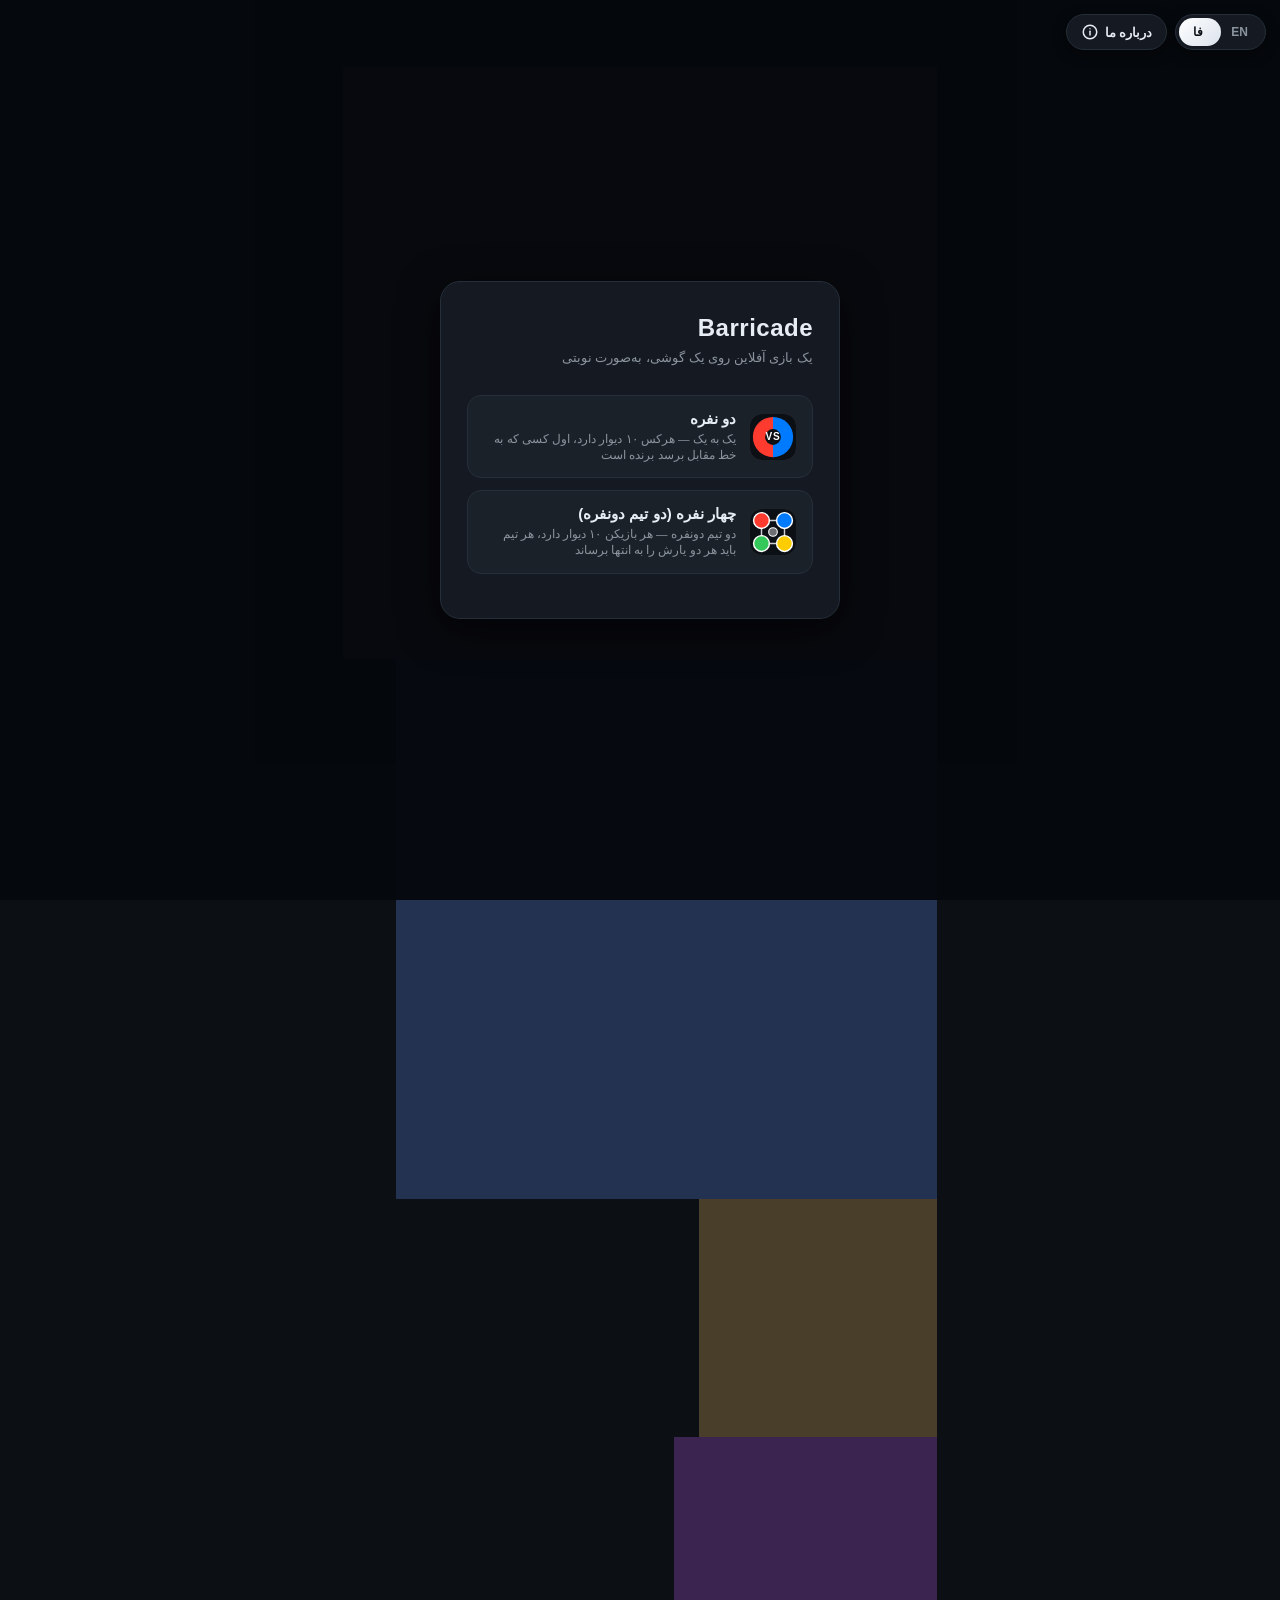
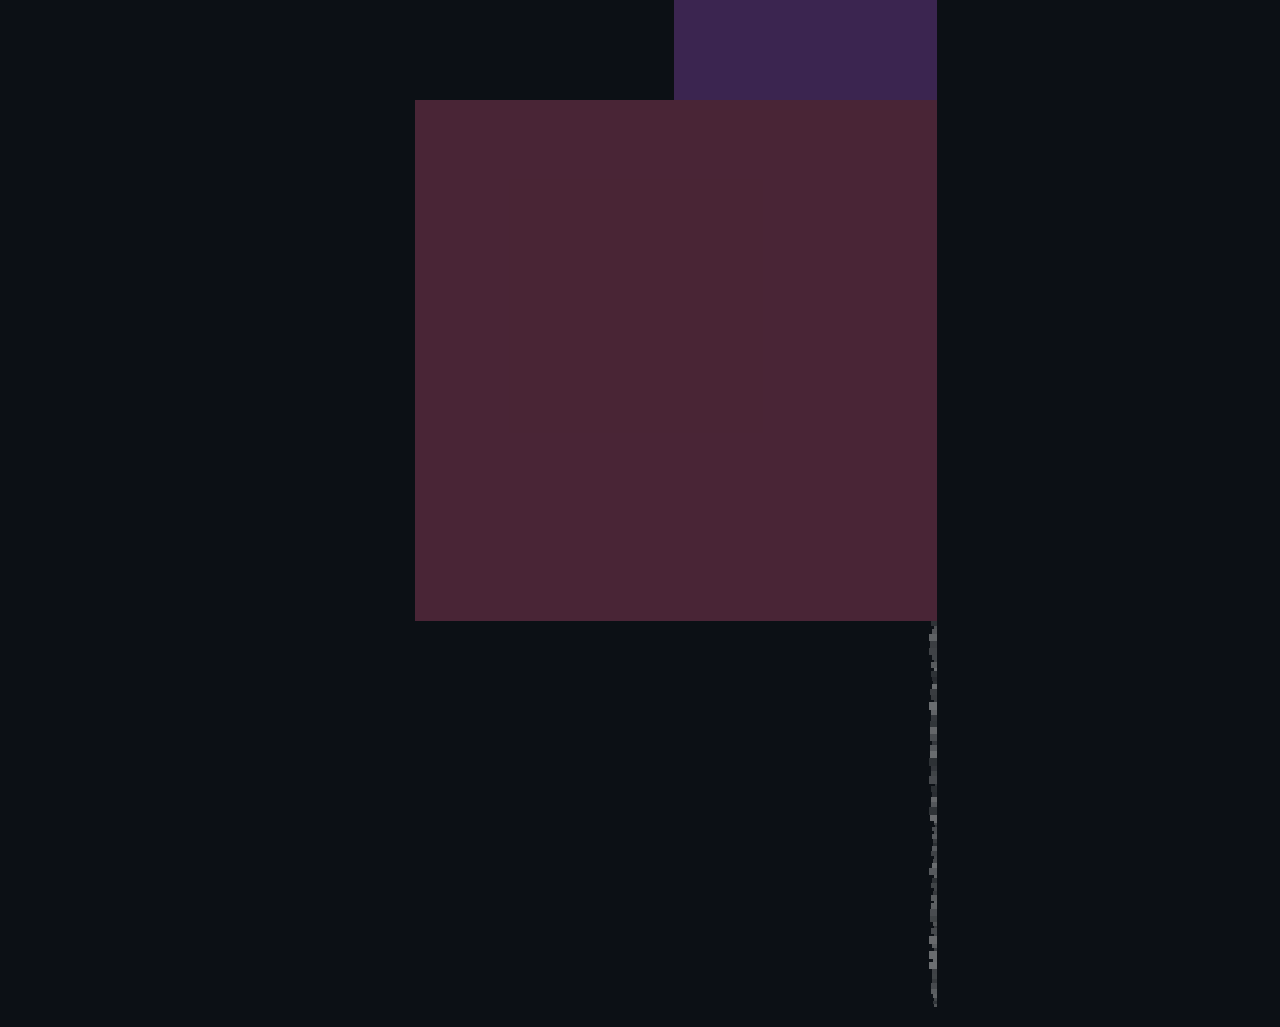
<file: index.html>
<!DOCTYPE html><html lang="en" dir="ltr"><head><meta charset="UTF-8"><meta name="viewport" content="width=device-width,initial-scale=1"><title id="page-title">Barricade - Dark Mode</title><link rel="stylesheet" href="style.css"></head><body><div id="top-controls"><button class="top-ctrl-btn" id="btn-about"><svg class="icon-svg" viewBox="0 0 24 24" fill="none" stroke="currentColor" stroke-width="2" stroke-linecap="round" stroke-linejoin="round"><circle cx="12" cy="12" r="9"/><line x1="12" y1="11" x2="12" y2="16"/><circle cx="12" cy="7.6" r="0.9" fill="currentColor" stroke="none"/></svg><span id="about-btn-label">About</span></button><div class="lang-switch" id="lang-switch"><button type="button" class="lang-opt" id="lang-opt-fa" data-lang="fa">فا</button><button type="button" class="lang-opt" id="lang-opt-en" data-lang="en">EN</button><span class="lang-slider" id="lang-slider"></span></div></div><div id="about-overlay"><div class="about-card"><h2 id="about-title">About Us</h2><p id="about-text">Barricade is an offline, pass-and-play strategy board game inspired by classic wall-blocking puzzle games.</p><div class="creator-box"><div class="label" id="about-creator-label">Created by</div><div class="creator-name" id="about-creator-name">Mohammad hossein shamsi</div></div><button class="about-close-btn" id="btn-about-close">Close</button></div></div><div id="toast-container"></div><div id="start-overlay"><div class="start-card" id="mode-select-view"><h1>Barricade</h1><p class="subtitle" id="start-subtitle">Offline pass-and-play — choose a mode</p>
            
            <!-- === دکمه دو نفره (تغییر شده) === -->
            <button class="mode-btn" id="btn-start-2p">
                <div class="mode-icon icon-2p">
                    <svg class="icon-svg-mode" viewBox="0 0 64 64">
                        <path d="M32 4 A28 28 0 0 0 4 32 A28 28 0 0 0 32 60 Z" fill="#ff3b30" />
                        <path d="M32 4 A28 28 0 0 1 60 32 A28 28 0 0 1 32 60 Z" fill="#007aff" />
                        <circle cx="32" cy="32" r="11" fill="#0c1015" />
                        <text x="32" y="36" font-family="Arial, sans-serif" font-weight="900" font-size="14" fill="#fff" text-anchor="middle" letter-spacing="1">VS</text>
                    </svg>
                </div>
                <div class="mode-text">
                    <div class="t" id="mode-2p-title">2 Player</div>
                    <div class="d" id="mode-2p-desc">1v1 — each player has 10 walls, first to reach the opposite side wins</div>
                </div>
            </button>

            <!-- === دکمه چهار نفره (تغییر شده) === -->
            <button class="mode-btn" id="btn-start-4p">
                <div class="mode-icon icon-4p">
                    <svg class="icon-svg-mode" viewBox="0 0 64 64">
                        <!-- چهار بازیکن در چهار گوشه -->
                        <circle cx="16" cy="16" r="11" fill="#ff3b30" stroke="#fff" stroke-width="2" />
                        <circle cx="48" cy="16" r="11" fill="#007aff" stroke="#fff" stroke-width="2" />
                        <circle cx="16" cy="48" r="11" fill="#34c759" stroke="#fff" stroke-width="2" />
                        <circle cx="48" cy="48" r="11" fill="#ffcc00" stroke="#fff" stroke-width="2" />
                        <!-- خطوط اتصال -->
                        <line x1="27" y1="16" x2="37" y2="16" stroke="#ffffff" stroke-width="2" stroke-linecap="round" opacity="0.8"/>
                        <line x1="27" y1="48" x2="37" y2="48" stroke="#ffffff" stroke-width="2" stroke-linecap="round" opacity="0.8"/>
                        <line x1="16" y1="27" x2="16" y2="37" stroke="#ffffff" stroke-width="2" stroke-linecap="round" opacity="0.8"/>
                        <line x1="48" y1="27" x2="48" y2="37" stroke="#ffffff" stroke-width="2" stroke-linecap="round" opacity="0.8"/>
                        <!-- دایره مرکزی -->
                        <circle cx="32" cy="32" r="6" fill="rgba(255,255,255,0.4)" stroke="#fff" stroke-width="1.5"/>
                    </svg>
                </div>
                <div class="mode-text">
                    <div class="t" id="mode-4p-title">4 Player (2v2 Teams)</div>
                    <div class="d" id="mode-4p-desc">Two teams of two — each player has 10 walls, get both teammates to the finish</div>
                </div>
            </button>

        </div><div class="start-card" id="name-entry-view" style="display:none"><h1 id="name-entry-title">Enter Player Names</h1><div id="name-fields-2p" style="display:none"><div class="player-setup-card"><div class="name-input-row"><span class="avatar-preview shape-circle" id="avatar-preview-p1" style="background:#ff3b30"></span><input type="text" id="input-name-p1" maxlength="18" placeholder="Player 1 (Red)"></div><div class="customize-row"><div class="swatch-group" id="swatches-p1"></div><div class="shape-group" id="shapes-p1"></div></div></div><div class="player-setup-card"><div class="name-input-row"><span class="avatar-preview shape-circle" id="avatar-preview-p2" style="background:#007aff"></span><input type="text" id="input-name-p2" maxlength="18" placeholder="Player 2 (Blue)"></div><div class="customize-row"><div class="swatch-group" id="swatches-p2"></div><div class="shape-group" id="shapes-p2"></div></div></div></div><div id="name-fields-4p" style="display:none"><div class="player-setup-card"><div class="name-input-row"><span class="avatar-preview shape-circle" id="avatar-preview-red" style="background:#ff3b30"></span><input type="text" id="input-name-red" maxlength="18" placeholder="Red"></div><div class="customize-row"><div class="swatch-group" id="swatches-red"></div><div class="shape-group" id="shapes-red"></div></div></div><div class="player-setup-card"><div class="name-input-row"><span class="avatar-preview shape-circle" id="avatar-preview-blue" style="background:#007aff"></span><input type="text" id="input-name-blue" maxlength="18" placeholder="Blue"></div><div class="customize-row"><div class="swatch-group" id="swatches-blue"></div><div class="shape-group" id="shapes-blue"></div></div></div><div class="player-setup-card"><div class="name-input-row"><span class="avatar-preview shape-circle" id="avatar-preview-green" style="background:#34c759"></span><input type="text" id="input-name-green" maxlength="18" placeholder="Green"></div><div class="customize-row"><div class="swatch-group" id="swatches-green"></div><div class="shape-group" id="shapes-green"></div></div></div><div class="player-setup-card"><div class="name-input-row"><span class="avatar-preview shape-circle" id="avatar-preview-yellow" style="background:#ffcc00"></span><input type="text" id="input-name-yellow" maxlength="18" placeholder="Yellow"></div><div class="customize-row"><div class="swatch-group" id="swatches-yellow"></div><div class="shape-group" id="shapes-yellow"></div></div></div></div><div class="name-entry-actions"><button id="btn-name-back">Back</button><button id="btn-name-confirm">Start Game</button></div></div></div><div id="game-over-overlay"><div class="go-card"><div class="go-trophy"><svg viewBox="0 0 24 24" fill="none" stroke="currentColor" stroke-width="2" stroke-linecap="round" stroke-linejoin="round"><path d="M8 4h8v4a4 4 0 0 1-8 0V4z"/><path d="M8 5H5a3 3 0 0 0 3 3"/><path d="M16 5h3a3 3 0 0 1-3 3"/><line x1="12" y1="12" x2="12" y2="16"/><path d="M9 20h6"/><path d="M10 16h4l1 4H9l1-4z"/></svg></div><div class="go-label" id="go-winner-label">WINNER</div><div class="go-winner-name" id="go-winner-name">—</div><div class="go-vs-row"><div class="go-side go-winner-side"><div class="go-tag" id="go-tag-winner">Winner</div><div class="go-name" id="go-name-winner">—</div></div><div class="go-divider-x">/</div><div class="go-side go-loser-side"><div class="go-tag" id="go-tag-loser">Loser</div><div class="go-name" id="go-name-loser">—</div></div></div><div class="go-actions"><button id="btn-go-repeat" class="go-btn go-primary"><svg class="icon-svg" viewBox="0 0 24 24" fill="none" stroke="currentColor" stroke-width="2" stroke-linecap="round" stroke-linejoin="round"><path d="M4 12a8 8 0 0 1 14-5.3M20 3v5h-5"/><path d="M20 12a8 8 0 0 1-14 5.3M4 21v-5h5"/></svg><span id="lbl-go-repeat">Play Again</span></button><button id="btn-go-home" class="go-btn go-secondary"><svg class="icon-svg" viewBox="0 0 24 24" fill="none" stroke="currentColor" stroke-width="2" stroke-linecap="round" stroke-linejoin="round"><path d="M3 11l9-8 9 8"/><path d="M5 10v10h14V10"/><path d="M9 20v-6h6v6"/></svg><span id="lbl-go-home">Back to Home</span></button></div></div></div><div id="app"><div class="topbar" id="topbar"></div><div class="main-area"><div class="board-wrapper" id="board-wrapper"><canvas id="boardCanvas" width="473" height="473"></canvas><div class="wall-confirm-popup" id="wall-confirm-popup"><button class="wall-confirm-btn" id="wall-confirm-yes"><svg class="icon-svg" viewBox="0 0 24 24" fill="none" stroke="currentColor" stroke-width="3" stroke-linecap="round" stroke-linejoin="round"><polyline points="4 12 10 18 20 6"/></svg><span id="lbl-place-wall">Place Wall</span></button><button class="wall-cancel-btn" id="wall-confirm-no"><svg class="icon-svg" viewBox="0 0 24 24" fill="none" stroke="currentColor" stroke-width="3" stroke-linecap="round" stroke-linejoin="round"><line x1="5" y1="5" x2="19" y2="19"/><line x1="19" y1="5" x2="5" y2="19"/></svg></button></div></div><div class="controls"><button id="btn-move" class="control-btn active"><span class="icon-box"><svg class="icon-svg" viewBox="0 0 24 24"><circle cx="12" cy="12" r="7" fill="currentColor"/></svg></span><span id="lbl-move">Move</span></button><button id="btn-hwall" class="control-btn"><span class="icon-box"><svg class="icon-svg" viewBox="0 0 24 24" stroke="currentColor" stroke-width="3" stroke-linecap="round"><line x1="4" y1="12" x2="20" y2="12"/></svg></span><span id="lbl-hwall">Horizontal</span></button><button id="btn-vwall" class="control-btn"><span class="icon-box"><svg class="icon-svg" viewBox="0 0 24 24" stroke="currentColor" stroke-width="3" stroke-linecap="round"><line x1="12" y1="4" x2="12" y2="20"/></svg></span><span id="lbl-vwall">Vertical</span></button><button id="btn-undo" class="control-btn neutral"><span class="icon-box"><svg class="icon-svg" viewBox="0 0 24 24" fill="none" stroke="currentColor" stroke-width="2" stroke-linecap="round" stroke-linejoin="round"><path d="M9 14L4 9l5-5"/><path d="M4 9h11a5 5 0 0 1 0 10h-1"/></svg></span><span id="lbl-undo">Undo</span></button><button id="btn-repeat" class="control-btn neutral"><span class="icon-box"><svg class="icon-svg" viewBox="0 0 24 24" fill="none" stroke="currentColor" stroke-width="2" stroke-linecap="round" stroke-linejoin="round"><path d="M4 12a8 8 0 0 1 14-5.3M20 3v5h-5"/><path d="M20 12a8 8 0 0 1-14 5.3M4 21v-5h5"/></svg></span><span id="lbl-repeat">Repeat</span></button><button id="btn-resign" class="control-btn danger"><span class="icon-box"><svg class="icon-svg" viewBox="0 0 24 24" fill="none" stroke="currentColor" stroke-width="2" stroke-linecap="round" stroke-linejoin="round"><line x1="5" y1="21" x2="5" y2="3"/><path d="M5 4h13l-3 4 3 4H5"/></svg></span><span id="lbl-resign">Resign</span></button><button id="btn-home" class="control-btn neutral"><span class="icon-box"><svg class="icon-svg" viewBox="0 0 24 24" fill="none" stroke="currentColor" stroke-width="2" stroke-linecap="round" stroke-linejoin="round"><path d="M3 11l9-8 9 8"/><path d="M5 10v10h14V10"/><path d="M9 20v-6h6v6"/></svg></span><span id="lbl-home">Back to Home</span></button></div><div class="sidebar"><div class="side-box"><h3 id="lbl-move-history">MOVE HISTORY</h3><div id="history-list" class="history-list"><div style="color:#4a5568;font-size:12px;text-align:center;padding:20px 0" id="lbl-start-game">Start a game</div></div><div class="history-pagination"><span style="font-size:25px;padding-bottom:5px">‹</span><span>1 / 1</span><span style="font-size:25px;padding-bottom:5px">›</span></div></div><div class="side-box"><h3 id="lbl-game-info">GAME INFO</h3><div class="info-row"><span class="label" id="lbl-mode">Mode</span><span id="info-mode">—</span></div><div class="info-row"><span class="label" id="lbl-walls-left">Walls Left</span><span id="info-walls">—</span></div><div class="info-row"><span class="label" id="lbl-status">Status</span><span id="status-text">—</span></div></div></div></div><div class="bottom-info"><div class="info-block"><h4 id="lbl-objective">OBJECTIVE</h4><p id="info-objective">Reach the opposite side before the others.</p></div><div class="info-block"><h4 id="lbl-walls">WALLS</h4><p id="info-walls-text">• Tap a spot to select a wall, then confirm.<br>• 10 walls per player.</p></div><div class="info-block"><h4 id="lbl-rules">RULES</h4><p id="info-rules-text">• A wall can never fully block a path.<br>• Walls can't overlap or cross like a "+".</p></div></div></div><script src="script.js"></script></body></html>
</file>
<file: style.css>
:root{--bg-color:#0c1015;--card-bg:#151a22;--border-color:#252e39;--text-main:#e6edf3;--text-muted:#8b949e;--red-color:#ff3b30;--blue-color:#007aff;--green-color:#34c759;--yellow-color:#ffcc00;--wall-color:#acb8c8;--board-bg:#1b2129;--grid-color:#282f3a}*{box-sizing:border-box}body{background-color:var(--bg-color);color:var(--text-main);font-family:-apple-system,BlinkMacSystemFont,"Segoe UI",Roboto,Helvetica,Arial,sans-serif;display:flex;justify-content:center;margin:0;padding:66px 20px 20px;min-height:100vh;user-select:none}#app{width:100%;max-width:1100px;display:none;flex-direction:column;gap:16px}#app.visible{display:flex}#start-overlay{position:fixed;inset:0;background:rgb(5 8 12 / .94);display:flex;align-items:center;justify-content:center;z-index:200;padding:20px}.start-card{background:var(--card-bg);border:1px solid var(--border-color);border-radius:20px;padding:32px 26px;max-width:400px;width:100%;text-align:center;box-shadow:0 10px 40px rgb(0 0 0 / .6);animation:startPop 0.35s ease}@keyframes startPop{from{opacity:0;transform:translateY(10px) scale(.97)}to{opacity:1;transform:translateY(0) scale(1)}}.start-card h1{margin:0 0 6px;font-size:24px;letter-spacing:.5px}.start-card .subtitle{color:var(--text-muted);font-size:13px;margin:0 0 26px;line-height:1.6}.mode-btn{width:100%;display:flex;align-items:center;gap:14px;background:#1b2129;border:1px solid var(--border-color);border-radius:14px;padding:14px 16px;margin-bottom:12px;cursor:pointer;transition:all 0.25s ease;color:var(--text-main);text-align:left;font-family:inherit}.mode-btn:hover{border-color:#4a5a6b;background:#20272f;transform:translateY(-2px)}.mode-btn:active{transform:translateY(0) scale(.98)}.mode-btn .mode-icon{font-size:22px;width:46px;height:46px;border-radius:12px;display:flex;align-items:center;justify-content:center;background:#0c1015;flex-shrink:0;overflow:hidden}.mode-btn .mode-text .t{font-weight:700;font-size:15px}.mode-btn .mode-text .d{font-size:11.5px;color:var(--text-muted);margin-top:3px;line-height:1.4}

/* --- استایل جدید برای آیکون‌های SVG --- */
.mode-icon .icon-svg-mode {
    width: 100%;
    height: 100%;
    display: block;
    border-radius: 12px;
    background: #0c1015; /* پس‌زمینه یکپارچه برای هماهنگی */
}
.mode-icon.icon-2p {
    background: transparent !important;
    box-shadow: inset 0 0 20px rgba(255,59,48,0.15), inset 0 0 20px rgba(0,122,255,0.15) !important;
    gap: 0 !important;
    padding: 0 !important;
}
.mode-icon.icon-4p {
    background: transparent !important;
    box-shadow: inset 0 0 20px rgba(255,255,255,0.08) !important;
    gap: 0 !important;
    padding: 0 !important;
    display: flex !important;
    grid-template-columns: none !important;
    grid-template-rows: none !important;
}
/* حذف پس‌زمینه‌های قدیمی */
.mode-icon.icon-2p::after,
.mode-icon.icon-4p::before {
    display: none !important;
}

.topbar{display:flex;flex-wrap:wrap;justify-content:space-between;align-items:center;gap:10px;background:var(--card-bg);border:1px solid var(--border-color);border-radius:16px;padding:12px 20px}.topbar.mode-2p{display:grid;grid-template-columns:minmax(0,1fr) auto minmax(0,1fr);flex-wrap:nowrap;gap:6px}.topbar.mode-2p .player-card{min-width:0}.topbar.mode-2p .player-card:first-child{justify-self:start}.topbar.mode-2p .player-card:last-child{justify-self:end}.topbar.mode-2p .player-info{min-width:0}.topbar.mode-2p .player-info .name{overflow:hidden;text-overflow:ellipsis;white-space:nowrap}.player-card{display:flex;align-items:center;gap:12px;position:relative;padding:5px 10px;border-radius:10px;transition:all 0.3s ease;opacity:.5;min-width:130px}.player-card.active{opacity:1;background:#1d2530;border-color:var(--border-color)}.player-card.finished{opacity:.85}.player-card.finished .name::after{content:'';display:inline-block;width:12px;height:12px;margin-inline-start:4px;vertical-align:middle;background-image:url("data:image/svg+xml,%3Csvg xmlns='http://www.w3.org/2000/svg' viewBox='0 0 24 24' fill='none' stroke='%232ecc71' stroke-width='3.5' stroke-linecap='round' stroke-linejoin='round'%3E%3Cpolyline points='4 12 10 18 20 6'/%3E%3C/svg%3E");background-size:contain;background-repeat:no-repeat}.avatar{width:28px;height:28px;border-radius:50%;flex-shrink:0;box-shadow:0 0 12px rgb(255 255 255 / .1)}.avatar.red{background:var(--red-color)}.avatar.blue{background:var(--blue-color)}.avatar.green{background:var(--green-color)}.avatar.yellow{background:var(--yellow-color)}.avatar.small{width:16px;height:16px}.player-info .name{font-size:14px;font-weight:600}.player-info .team-label{font-size:9.5px;color:var(--text-muted);margin-top:1px;letter-spacing:.5px}.player-info .score{font-size:12px;color:var(--text-muted);margin-top:2px;display:flex;align-items:center;gap:5px}.score-bar{width:100%;height:4px;background:#252e39;border-radius:4px;margin-top:4px;overflow:hidden}.score-bar .fill{height:100%;border-radius:4px;transition:width 0.5s ease}.fill.red{background:var(--red-color)}.fill.blue{background:var(--blue-color)}.fill.green{background:var(--green-color)}.fill.yellow{background:var(--yellow-color)}.bet-box{text-align:center;background:#0c1015;padding:4px 25px;border-radius:12px;border:1px solid #252e39}.bet-box .label{font-size:10px;color:var(--text-muted);letter-spacing:1px}.bet-box .amount{font-size:15px;font-weight:700;color:#facc15;display:flex;align-items:center;justify-content:center;gap:5px;margin-top:2px}.main-area{display:flex;flex-wrap:wrap;gap:16px}.board-wrapper{position:relative;flex:1;min-width:350px;background:var(--board-bg);border:1px solid var(--border-color);border-radius:16px;padding:16px;display:flex;justify-content:center;align-items:center;box-shadow:0 4px 20px rgb(0 0 0 / .5)}.board-wrapper::before,.board-wrapper::after{content:'';position:absolute;top:10%;bottom:10%;width:4px;background:#282f3a;border-radius:4px}.board-wrapper::before{left:15px}.board-wrapper::after{right:15px}canvas{width:100%;height:auto;aspect-ratio:1/1;border-radius:12px;touch-action:none;background:var(--board-bg);max-width:550px;box-shadow:inset 0 0 30px rgb(0 0 0 / .5)}.wall-confirm-popup{position:absolute;display:flex;gap:6px;transform:translate(-50%,-140%) scale(.85);opacity:0;pointer-events:none;transition:opacity 0.18s ease,transform 0.18s ease;z-index:20;white-space:nowrap}.wall-confirm-popup.visible{opacity:1;pointer-events:auto;transform:translate(-50%,-140%) scale(1)}.wall-confirm-btn,.wall-cancel-btn{border:none;border-radius:20px;padding:9px 16px;font-size:13px;font-weight:700;cursor:pointer;display:flex;align-items:center;gap:5px;box-shadow:0 4px 14px rgb(0 0 0 / .45);transition:all 0.2s ease;font-family:inherit}.wall-confirm-btn{background:linear-gradient(135deg,#2ecc71,#27ae60);color:#fff;animation:confirmPulse 1.6s infinite ease-in-out}.wall-confirm-btn:hover{transform:scale(1.08);box-shadow:0 6px 20px rgb(46 204 113 / .55)}.wall-confirm-btn:active{transform:scale(.96)}@keyframes confirmPulse{0%,100%{box-shadow:0 4px 14px rgb(46 204 113 / .3)}50%{box-shadow:0 4px 20px rgb(46 204 113 / .65)}}.wall-cancel-btn{background:#252e39;color:#c0c9d6;padding:9px 12px}.wall-cancel-btn:hover{background:#3a4552;color:#fff}.wall-cancel-btn:active{transform:scale(.94)}.controls{width:100%;display:flex;gap:12px;margin-top:0;flex-wrap:wrap}.control-btn{flex:1;min-width:80px;background:var(--card-bg);border:1px solid var(--border-color);border-radius:12px;padding:16px;display:flex;flex-direction:column;align-items:center;gap:8px;color:var(--text-muted);cursor:pointer;transition:all 0.3s ease;font-family:inherit;font-size:14px}.control-btn:hover{background:#1d2530;border-color:#2d3642}.control-btn.active{background:#1d2530;border-color:#4a5a6b;color:#fff}.control-btn:disabled{opacity:.4;cursor:not-allowed}.control-btn:disabled:hover{background:var(--card-bg);border-color:var(--border-color)}.control-btn .icon-box{font-size:18px;background:#0c1015;padding:4px 20px;border-radius:6px;display:flex;align-items:center;justify-content:center}.icon-svg{width:18px;height:18px;flex-shrink:0;display:inline-block;vertical-align:middle}.icon-svg.sm{width:14px;height:14px}.icon-svg.lg{width:26px;height:26px}.control-btn.danger{background:#8b2020;border-color:#8b2020;color:#fff}.control-btn.danger:hover{background:#a82525}.control-btn.danger .icon-box{background:#6b1717}.control-btn.neutral{color:#c0c9d6}.control-btn.neutral .icon-box{color:#c0c9d6}.sidebar{width:100%;flex-shrink:0;display:flex;flex-direction:column;gap:12px}.side-box{background:var(--card-bg);border:1px solid var(--border-color);border-radius:12px;padding:12px 16px}.side-box h3{font-size:10px;color:var(--text-muted);text-transform:uppercase;letter-spacing:1px;margin:0 0 10px 0;border-bottom:1px solid var(--border-color);padding-bottom:8px}.history-list{max-height:200px;overflow-y:auto;display:flex;flex-direction:column;gap:2px;padding-right:4px}.history-item{display:flex;align-items:center;gap:10px;font-family:monospace;font-size:12px;padding:3px 4px;border-radius:4px;transition:all 0.2s}.history-item:hover{background:#1d2530}.history-item .num{color:#4a5568;width:20px;text-align:right}.history-item .action-text{color:#fff}.symbol-container{display:flex;justify-content:center;align-items:center;width:16px;height:16px}.symbol-line{width:12px;height:2px;border-radius:2px;background:#fff}.symbol-line.vertical{width:2px;height:12px}.symbol-line.red{background:var(--red-color)}.symbol-line.blue{background:var(--blue-color)}.symbol-line.green{background:var(--green-color)}.symbol-line.yellow{background:var(--yellow-color)}.symbol-circle{width:10px;height:10px;border-radius:50%;background:#fff}.symbol-circle.red{background:var(--red-color)}.symbol-circle.blue{background:var(--blue-color)}.symbol-circle.green{background:var(--green-color)}.symbol-circle.yellow{background:var(--yellow-color)}.history-pagination{display:flex;justify-content:center;align-items:center;gap:10px;margin-top:8px;color:var(--text-muted);font-size:12px;border-top:1px solid var(--border-color);padding-top:6px}.history-pagination span{cursor:pointer}.info-row{display:flex;justify-content:space-between;padding:4px 0;font-size:12px}.info-row .label{color:var(--text-muted)}.text-red{color:var(--red-color)}.text-blue{color:var(--blue-color)}.text-green{color:var(--green-color)}.text-yellow{color:var(--yellow-color)}.bottom-info{display:grid;grid-template-columns:repeat(3,1fr);gap:16px;background:var(--card-bg);border:1px solid var(--border-color);border-radius:16px;padding:16px 20px}.info-block h4{font-size:10px;color:var(--text-muted);text-transform:uppercase;margin:0 0 8px 0;letter-spacing:1px}.info-block p{font-size:12px;line-height:1.5;color:#c0c9d6;margin:0;display:flex;align-items:center;gap:8px}@media (max-width:1000px){.board-wrapper{width:100%;flex:none;order:1}.controls{width:100%;order:2;flex-wrap:wrap;margin-top:0}.sidebar{width:100%;order:3}.bottom-info{order:4;grid-template-columns:1fr}.control-btn{min-width:80px;flex:1}}@media (max-width:480px){.player-card{min-width:44%}.topbar{padding:10px 12px;gap:6px}.topbar.mode-2p{gap:4px}.topbar.mode-2p .player-card{gap:8px;padding:4px 2px}.topbar.mode-2p .avatar{width:24px;height:24px}.topbar.mode-2p .player-info .name{font-size:12.5px}.topbar.mode-2p .player-info .team-label{font-size:8.5px}.topbar.mode-2p .player-info .score{font-size:10.5px}.bet-box{padding:4px 10px}.bet-box .label{font-size:8.5px;letter-spacing:.5px}.bet-box .amount{font-size:12.5px;gap:3px}}@media (max-width:360px){.topbar.mode-2p .avatar{width:20px;height:20px}.topbar.mode-2p .player-info .name{font-size:11.5px}.bet-box{padding:3px 7px}}#top-controls{position:fixed;top:14px;right:14px;z-index:250;display:flex;gap:8px;direction:ltr}.top-ctrl-btn{background:var(--card-bg);border:1px solid var(--border-color);color:var(--text-main);border-radius:20px;padding:8px 14px;font-size:12.5px;font-weight:700;cursor:pointer;display:flex;align-items:center;gap:6px;box-shadow:0 4px 14px rgb(0 0 0 / .35);font-family:inherit;transition:all 0.2s ease}.top-ctrl-btn:hover{border-color:#4a5a6b;background:#20272f;transform:translateY(-1px)}.top-ctrl-btn:active{transform:translateY(0) scale(.96)}#app,#start-overlay{direction:ltr}html[dir="rtl"] #app,html[dir="rtl"] #start-overlay{text-align:left}html[dir="rtl"] .start-card,html[dir="rtl"] .mode-text,html[dir="rtl"] .side-box,html[dir="rtl"] .info-block,html[dir="rtl"] #about-modal .about-card{direction:rtl;text-align:right}html[dir="rtl"] .go-card{direction:rtl}html[dir="rtl"] .mode-btn{text-align:right}#about-overlay{position:fixed;inset:0;background:rgb(5 8 12 / .85);display:none;align-items:center;justify-content:center;z-index:300;padding:20px}#about-overlay.visible{display:flex}.about-card{background:var(--card-bg);border:1px solid var(--border-color);border-radius:20px;padding:30px 26px;max-width:380px;width:100%;text-align:center;box-shadow:0 10px 40px rgb(0 0 0 / .6);animation:startPop 0.35s ease}.about-card h2{margin:0 0 14px;font-size:20px}.about-card p{color:var(--text-muted);font-size:13.5px;line-height:1.7;margin:0 0 18px}.about-card .creator-box{background:#0c1015;border:1px solid var(--border-color);border-radius:14px;padding:14px 16px;margin-bottom:18px}.about-card .creator-box .label{font-size:10px;color:var(--text-muted);text-transform:uppercase;letter-spacing:1px;margin-bottom:6px}.about-card .creator-box .creator-name{font-size:16px;font-weight:700;color:#facc15}.about-close-btn{width:100%;background:#1b2129;border:1px solid var(--border-color);border-radius:12px;padding:12px;color:var(--text-main);font-weight:700;cursor:pointer;font-family:inherit;font-size:14px;transition:all 0.2s ease}.about-close-btn:hover{background:#20272f;border-color:#4a5a6b}#game-over-overlay{position:fixed;inset:0;background:rgb(5 8 12 / .9);display:none;align-items:center;justify-content:center;z-index:320;padding:20px}#game-over-overlay.visible{display:flex}.go-card{background:var(--card-bg);border:1px solid var(--border-color);border-radius:20px;padding:30px 26px;max-width:380px;width:100%;text-align:center;box-shadow:0 10px 40px rgb(0 0 0 / .6);animation:startPop 0.35s ease}.go-trophy{width:56px;height:56px;margin:0 auto 14px;border-radius:50%;background:linear-gradient(135deg,#facc15,#d4a10a);display:flex;align-items:center;justify-content:center;box-shadow:0 6px 22px rgb(250 204 21 / .4)}.go-trophy svg{width:30px;height:30px;color:#0c1015}.go-label{font-size:11px;letter-spacing:1.5px;color:var(--text-muted);text-transform:uppercase;margin-bottom:6px}.go-winner-name{font-size:24px;font-weight:800;margin-bottom:20px}.go-winner-name.red{color:var(--red-color)}.go-winner-name.blue{color:var(--blue-color)}.go-winner-name.green{color:var(--green-color)}.go-winner-name.yellow{color:var(--yellow-color)}.go-vs-row{display:flex;align-items:center;justify-content:space-between;background:#0c1015;border:1px solid var(--border-color);border-radius:14px;padding:12px 16px;margin-bottom:22px}.go-side{display:flex;flex-direction:column;align-items:center;gap:6px;flex:1;min-width:0}.go-side .go-tag{font-size:9.5px;letter-spacing:1px;text-transform:uppercase;color:var(--text-muted)}.go-side .go-name{font-size:13px;font-weight:700;max-width:100%;overflow:hidden;text-overflow:ellipsis;white-space:nowrap}.go-side.go-winner-side .go-tag{color:#2ecc71}.go-side.go-loser-side .go-tag{color:#ff6b6b}.go-divider-x{color:var(--text-muted);font-size:12px;padding:0 10px;flex-shrink:0}.go-actions{display:flex;flex-direction:column;gap:10px}.go-btn{width:100%;display:flex;align-items:center;justify-content:center;gap:8px;border-radius:12px;padding:13px;font-weight:700;font-size:14px;cursor:pointer;font-family:inherit;border:1px solid var(--border-color);transition:all 0.2s ease}.go-btn.go-primary{background:linear-gradient(135deg,#2ecc71,#27ae60);color:#fff;border:none}.go-btn.go-primary:hover{transform:translateY(-1px);box-shadow:0 6px 20px rgb(46 204 113 / .4)}.go-btn.go-secondary{background:#1b2129;color:var(--text-main)}.go-btn.go-secondary:hover{background:#20272f}#toast-container{position:fixed;top:66px;left:50%;transform:translateX(-50%);z-index:400;display:flex;flex-direction:column;gap:8px;align-items:center;pointer-events:none;width:100%;max-width:92vw}.toast{background:#1b2129;border:1px solid var(--border-color);border-left:4px solid var(--red-color);color:var(--text-main);padding:10px 16px;border-radius:10px;font-size:13px;font-weight:600;box-shadow:0 8px 24px rgb(0 0 0 / .5);opacity:0;transform:translateY(-10px);transition:opacity 0.25s ease,transform 0.25s ease;text-align:center;max-width:100%}.toast.show{opacity:1;transform:translateY(0)}html[dir="rtl"] .toast{direction:rtl}.name-input-row{display:flex;align-items:center;gap:10px;margin-bottom:10px}.name-input-row input{flex:1;background:#0c1015;border:1px solid var(--border-color);border-radius:10px;padding:10px 12px;color:var(--text-main);font-family:inherit;font-size:14px;min-width:0}.name-input-row input:focus{outline:none;border-color:#4a5a6b}.name-entry-actions{display:flex;gap:10px;margin-top:18px}.name-entry-actions button{flex:1;border-radius:12px;padding:12px;font-weight:700;font-size:14px;cursor:pointer;font-family:inherit;border:1px solid var(--border-color);transition:all 0.2s ease}#btn-name-back{background:#1b2129;color:var(--text-main)}#btn-name-back:hover{background:#20272f}#btn-name-confirm{background:linear-gradient(135deg,#2ecc71,#27ae60);color:#fff;border:none}#btn-name-confirm:hover{transform:translateY(-1px);box-shadow:0 6px 20px rgb(46 204 113 / .4)}#name-entry-view h1{margin:0 0 18px;font-size:20px;text-align:center}.topbar.mode-2p .player-card:last-child{flex-direction:row-reverse}.lang-switch{position:relative;display:flex;background:var(--card-bg);border:1px solid var(--border-color);border-radius:20px;padding:3px;box-shadow:0 4px 14px rgb(0 0 0/.35);direction:ltr}.lang-switch .lang-opt{position:relative;z-index:2;border:none;background:transparent;color:var(--text-muted);font-weight:700;font-size:12px;padding:6px 14px;border-radius:16px;cursor:pointer;font-family:inherit;transition:color .25s ease}.lang-switch .lang-opt.active{color:#0c1015}.lang-slider{position:absolute;top:3px;bottom:3px;left:3px;width:calc(50% - 3px);background:linear-gradient(135deg,#fff,#dbe3ec);border-radius:16px;transition:transform .25s cubic-bezier(.4,0,.2,1);z-index:1}.lang-switch[data-active="en"] .lang-slider{transform:translateX(100%)}#name-entry-view{max-height:85vh;overflow-y:auto}.player-setup-card{background:#0c1015;border:1px solid var(--border-color);border-radius:14px;padding:12px;margin-bottom:12px;text-align:left}.player-setup-card .name-input-row{margin-bottom:10px}.customize-row{display:flex;flex-direction:column;gap:8px}.swatch-group,.shape-group{display:flex;gap:7px;flex-wrap:wrap}.swatch-btn{width:22px;height:22px;border-radius:50%;border:2px solid transparent;cursor:pointer;padding:0;box-shadow:0 0 0 1px rgb(255 255 255/.08) inset;transition:transform .18s cubic-bezier(.34,1.56,.64,1),box-shadow .18s ease,border-color .18s ease}.swatch-btn:hover{transform:scale(1.12)}.swatch-btn:active{transform:scale(.92)}.swatch-btn.selected{border-color:#fff;transform:scale(1.18);box-shadow:0 0 0 3px rgb(255 255 255/.15),0 0 10px rgb(255 255 255/.35)}.swatch-btn[data-gradient="1"]{box-shadow:0 0 0 1px rgb(255 255 255/.35) inset}.swatch-btn[data-gradient="1"].selected{box-shadow:0 0 0 1px rgb(255 255 255/.35) inset,0 0 0 3px rgb(255 255 255/.15),0 0 10px rgb(255 255 255/.35)}.shape-btn{width:28px;height:28px;border-radius:9px;border:2px solid var(--border-color);background:#1b2129;cursor:pointer;padding:0;position:relative;transition:transform .18s cubic-bezier(.34,1.56,.64,1),border-color .18s ease,background-color .18s ease,box-shadow .18s ease}.shape-btn:hover{border-color:#4a5a6b;background-color:#20272f;transform:translateY(-1px)}.shape-btn:active{transform:translateY(0) scale(.92)}.shape-btn.selected{border-color:#fff;background-color:#20272f;transform:scale(1.08);box-shadow:0 0 0 3px rgb(255 255 255/.12),0 4px 12px rgb(0 0 0/.35)}.shape-btn::before{content:'';position:absolute;inset:6px;background:var(--text-muted);transition:background-color .18s ease}.shape-btn.selected::before{background:#fff}.shape-btn.shape-circle::before{border-radius:50%}.shape-btn.shape-square::before{border-radius:3px}.shape-btn.shape-diamond::before{transform:rotate(45deg) scale(.75)}.shape-btn.shape-triangle::before{background:none;border-left:6px solid transparent;border-right:6px solid transparent;border-bottom:10px solid var(--text-muted);inset:auto;left:50%;top:50%;transform:translate(-50%,-55%)}.shape-btn.selected.shape-triangle::before{border-bottom-color:#fff}.shape-btn.shape-star::before{clip-path:polygon(50% 0%,61% 35%,98% 35%,68% 57%,79% 91%,50% 70%,21% 91%,32% 57%,2% 35%,39% 35%)}.avatar-preview{width:34px;height:34px;flex-shrink:0;box-shadow:0 0 14px rgb(255 255 255/.2);animation:avatarPulse 2.2s ease-in-out infinite;display:inline-block;transition:background .25s ease}@keyframes avatarPulse{0%,100%{box-shadow:0 0 10px rgb(255 255 255/.15)}50%{box-shadow:0 0 20px rgb(255 255 255/.4)}}
.avatar{transition:background .25s ease}
.avatar-preview.shape-circle,.avatar.shape-circle{border-radius:50%}
.avatar-preview.shape-square,.avatar.shape-square{border-radius:8px}
.avatar-preview.shape-diamond,.avatar.shape-diamond{border-radius:6px;transform:rotate(45deg)}
.avatar-preview.shape-triangle,.avatar.shape-triangle{border-radius:6px;clip-path:polygon(50% 5%,95% 95%,5% 95%)}
.avatar-preview.shape-star,.avatar.shape-star{border-radius:0;clip-path:polygon(50% 0%,61% 35%,98% 35%,68% 57%,79% 91%,50% 70%,21% 91%,32% 57%,2% 35%,39% 35%)}
html[dir="rtl"] .player-setup-card{direction:ltr;text-align:left}
</file>
